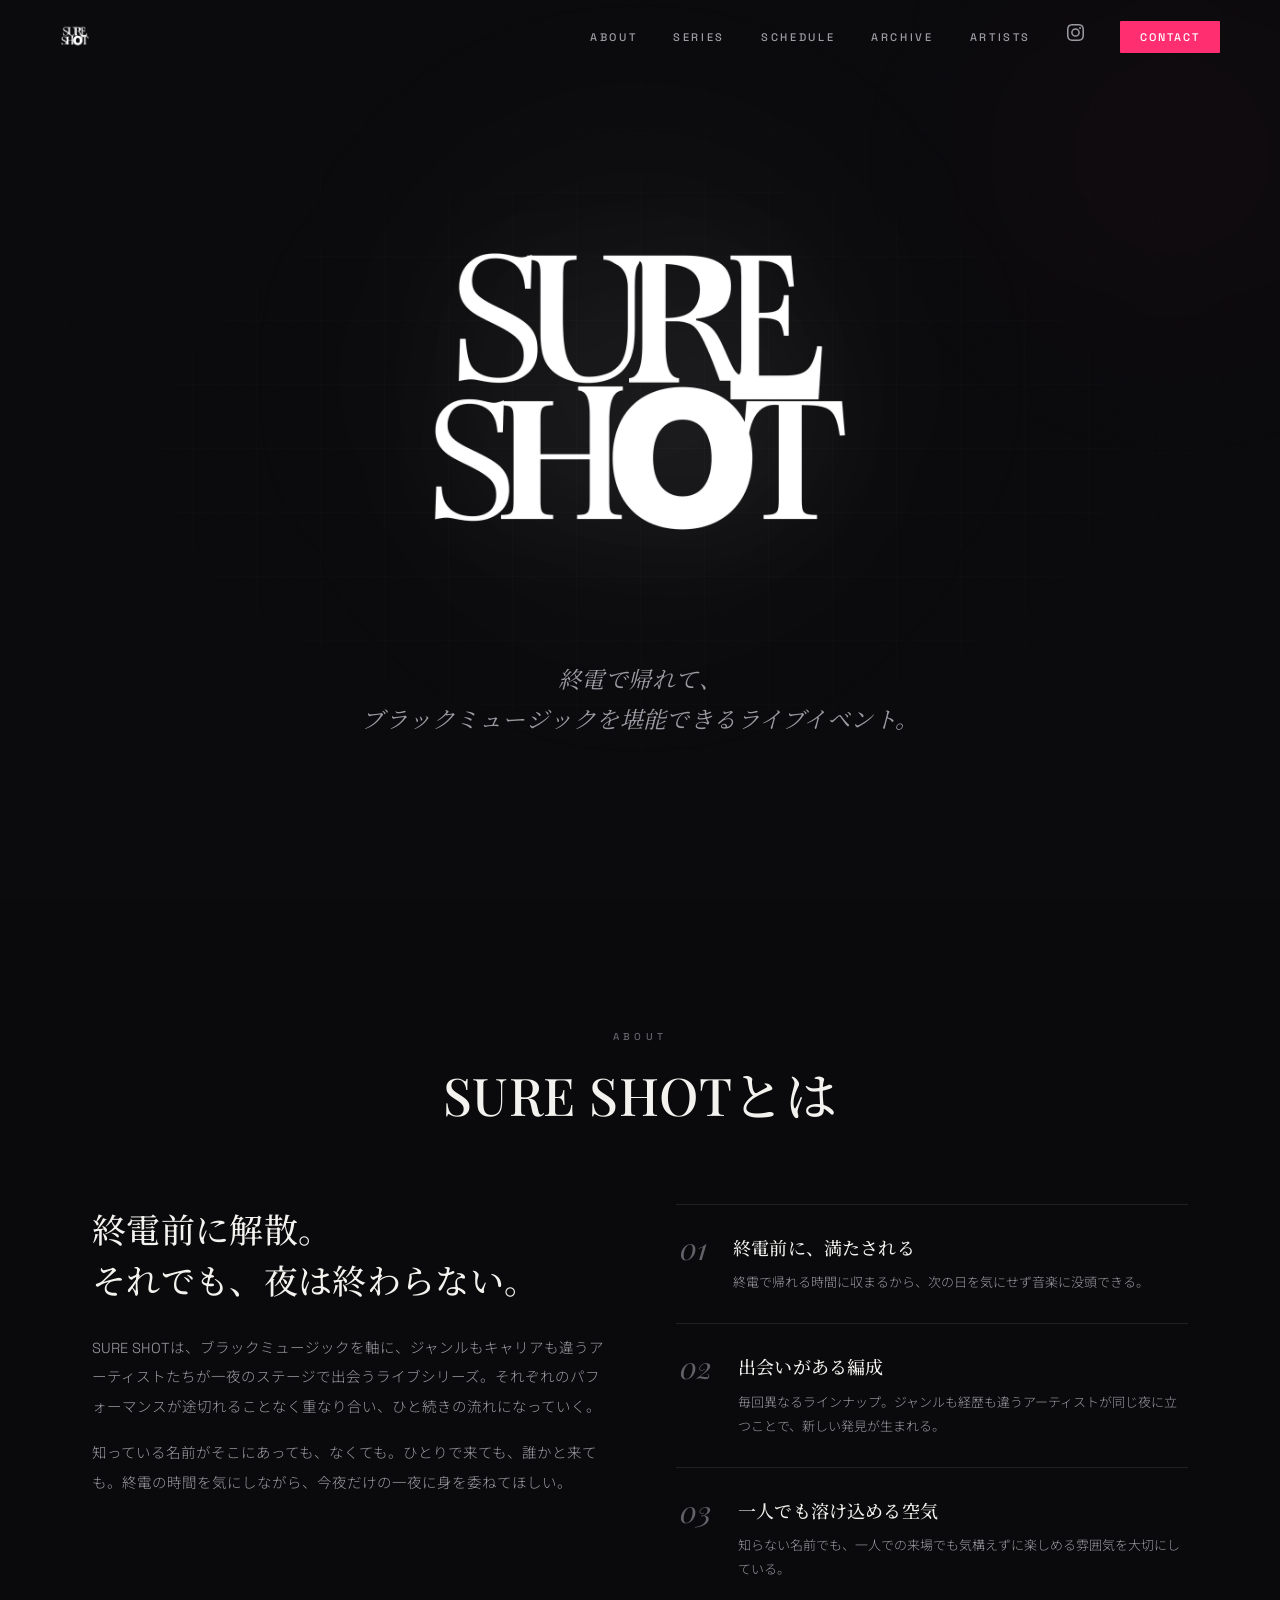
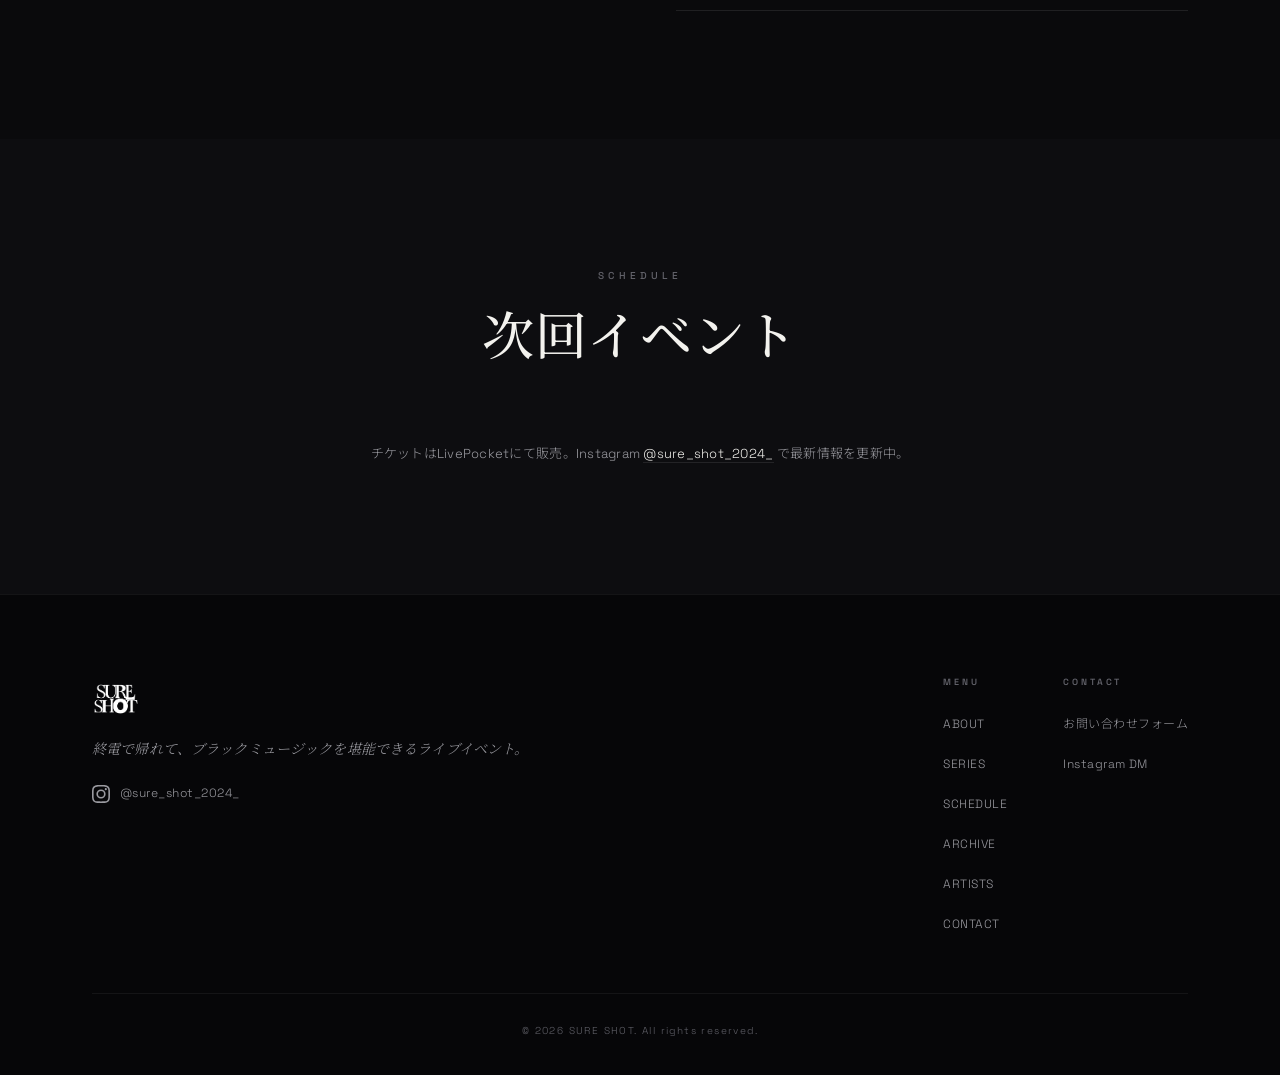
<file: index.html>
<!DOCTYPE html>
<html lang="ja">
<head>
  <meta charset="UTF-8">
  <meta name="viewport" content="width=device-width, initial-scale=1.0">
  <title>SURE SHOT | 渋谷FS. ブラックミュージックイベントシリーズ</title>
  <meta name="description" content="SURE SHOT — 終電で帰れて、ブラックミュージックを堪能できるライブイベント。渋谷FS.で開催されるイベントシリーズ。">
  <!-- OGP / Twitter Card -->
  <meta property="og:type" content="website">
  <meta property="og:site_name" content="SURE SHOT">
  <meta property="og:title" content="SURE SHOT | 渋谷FS. ブラックミュージックイベントシリーズ">
  <meta property="og:description" content="SURE SHOT — 終電で帰れて、ブラックミュージックを堪能できるライブイベント。渋谷FS.で開催されるイベントシリーズ。">
  <meta property="og:url" content="https://sure-shot.netlify.app/">
  <meta property="og:image" content="https://sure-shot.netlify.app/images/ogp.png">
  <meta property="og:locale" content="ja_JP">
  <meta name="twitter:card" content="summary_large_image">
  <meta name="twitter:title" content="SURE SHOT | 渋谷FS. ブラックミュージックイベントシリーズ">
  <meta name="twitter:description" content="SURE SHOT — 終電で帰れて、ブラックミュージックを堪能できるライブイベント。渋谷FS.で開催されるイベントシリーズ。">
  <meta name="twitter:image" content="https://sure-shot.netlify.app/images/ogp.png">
  <link rel="icon" type="image/png" href="images/logo.png">
  <link rel="apple-touch-icon" href="images/logo.png">
  <link rel="preconnect" href="https://fonts.googleapis.com">
  <link rel="preconnect" href="https://fonts.gstatic.com" crossorigin>
  <link href="https://fonts.googleapis.com/css2?family=Playfair+Display:ital,wght@0,400;0,500;0,600;0,700;1,400;1,500&family=Noto+Serif+JP:wght@400;500;600;700&family=Space+Grotesk:wght@300;400;500;600&family=Noto+Sans+JP:wght@300;400;500;700&display=swap" rel="stylesheet">
  <link rel="stylesheet" href="css/style.css">
</head>
<body data-page="home">

  <!-- フィルムグレイン(質感) -->
  <div class="grain" aria-hidden="true"></div>

  <!-- 共通ナビ (main.js が注入) -->
  <div data-nav></div>

  <!-- ===================== HERO ===================== -->
  <section class="hero" id="top">
    <div class="hero__bg" aria-hidden="true">
      <div class="hero__bg-orb hero__bg-orb--1"></div>
      <div class="hero__bg-orb hero__bg-orb--2"></div>
      <div class="hero__bg-orb hero__bg-orb--3"></div>
      <div class="hero__grid-lines"></div>
    </div>
    <div class="hero__content">
      <h1 class="hero__title">
        <img src="images/logo.png" alt="SURE SHOT" class="hero__logo-img">
      </h1>
      <p class="hero__tagline">終電で帰れて、<br>ブラックミュージックを堪能できるライブイベント。</p>
    </div>
  </section>

  <!-- ===================== ABOUT ===================== -->
  <section class="section" id="about">
    <div class="container">
      <div class="section__header fade-in">
        <p class="section__label">ABOUT</p>
        <h2 class="section__title">SURE SHOTとは</h2>
      </div>

      <div class="about__grid">
        <div class="about__main fade-in">
          <p class="about__lead">
            終電前に解散。<br>
            それでも、夜は終わらない。
          </p>
          <p class="about__body">
            SURE SHOTは、ブラックミュージックを軸に、ジャンルもキャリアも違うアーティストたちが一夜のステージで出会うライブシリーズ。それぞれのパフォーマンスが途切れることなく重なり合い、ひと続きの流れになっていく。
          </p>
          <p class="about__body">
            知っている名前がそこにあっても、なくても。ひとりで来ても、誰かと来ても。終電の時間を気にしながら、今夜だけの一夜に身を委ねてほしい。
          </p>
        </div>

        <div class="about__values">
          <div class="value-card fade-in">
            <div class="value-card__num" aria-hidden="true">01</div>
            <h3 class="value-card__title">終電前に、満たされる</h3>
            <p class="value-card__text">終電で帰れる時間に収まるから、次の日を気にせず音楽に没頭できる。</p>
          </div>
          <div class="value-card fade-in">
            <div class="value-card__num" aria-hidden="true">02</div>
            <h3 class="value-card__title">出会いがある編成</h3>
            <p class="value-card__text">毎回異なるラインナップ。ジャンルも経歴も違うアーティストが同じ夜に立つことで、新しい発見が生まれる。</p>
          </div>
          <div class="value-card fade-in">
            <div class="value-card__num" aria-hidden="true">03</div>
            <h3 class="value-card__title">一人でも溶け込める空気</h3>
            <p class="value-card__text">知らない名前でも、一人での来場でも気構えずに楽しめる雰囲気を大切にしている。</p>
          </div>
        </div>
      </div>
    </div>
  </section>

  <!-- ===================== SCHEDULE (次回イベント / ホームはここで完結) ===================== -->
  <section class="section section--dark" id="schedule">
    <div class="container">
      <div class="section__header fade-in">
        <p class="section__label">SCHEDULE</p>
        <h2 class="section__title">次回イベント</h2>
      </div>

      <!-- 次回イベント: data/events.json の next_event を表示 -->
      <div class="next-event fade-in" id="nextEvent"></div>

      <p class="schedule__note fade-in">
        チケットはLivePocketにて販売。Instagram
        <a href="https://www.instagram.com/sure_shot_2024_/" target="_blank" rel="noopener noreferrer">@sure_shot_2024_</a>
        で最新情報を更新中。
      </p>

    </div>
  </section>

  <!-- 共通フッター (main.js が注入) -->
  <div data-footer></div>

  <!-- イベントデータ (file:// でもサーバー無しで読み込める) -->
  <script src="data/events.js"></script>
  <script src="js/main.js"></script>
</body>
</html>
</file>
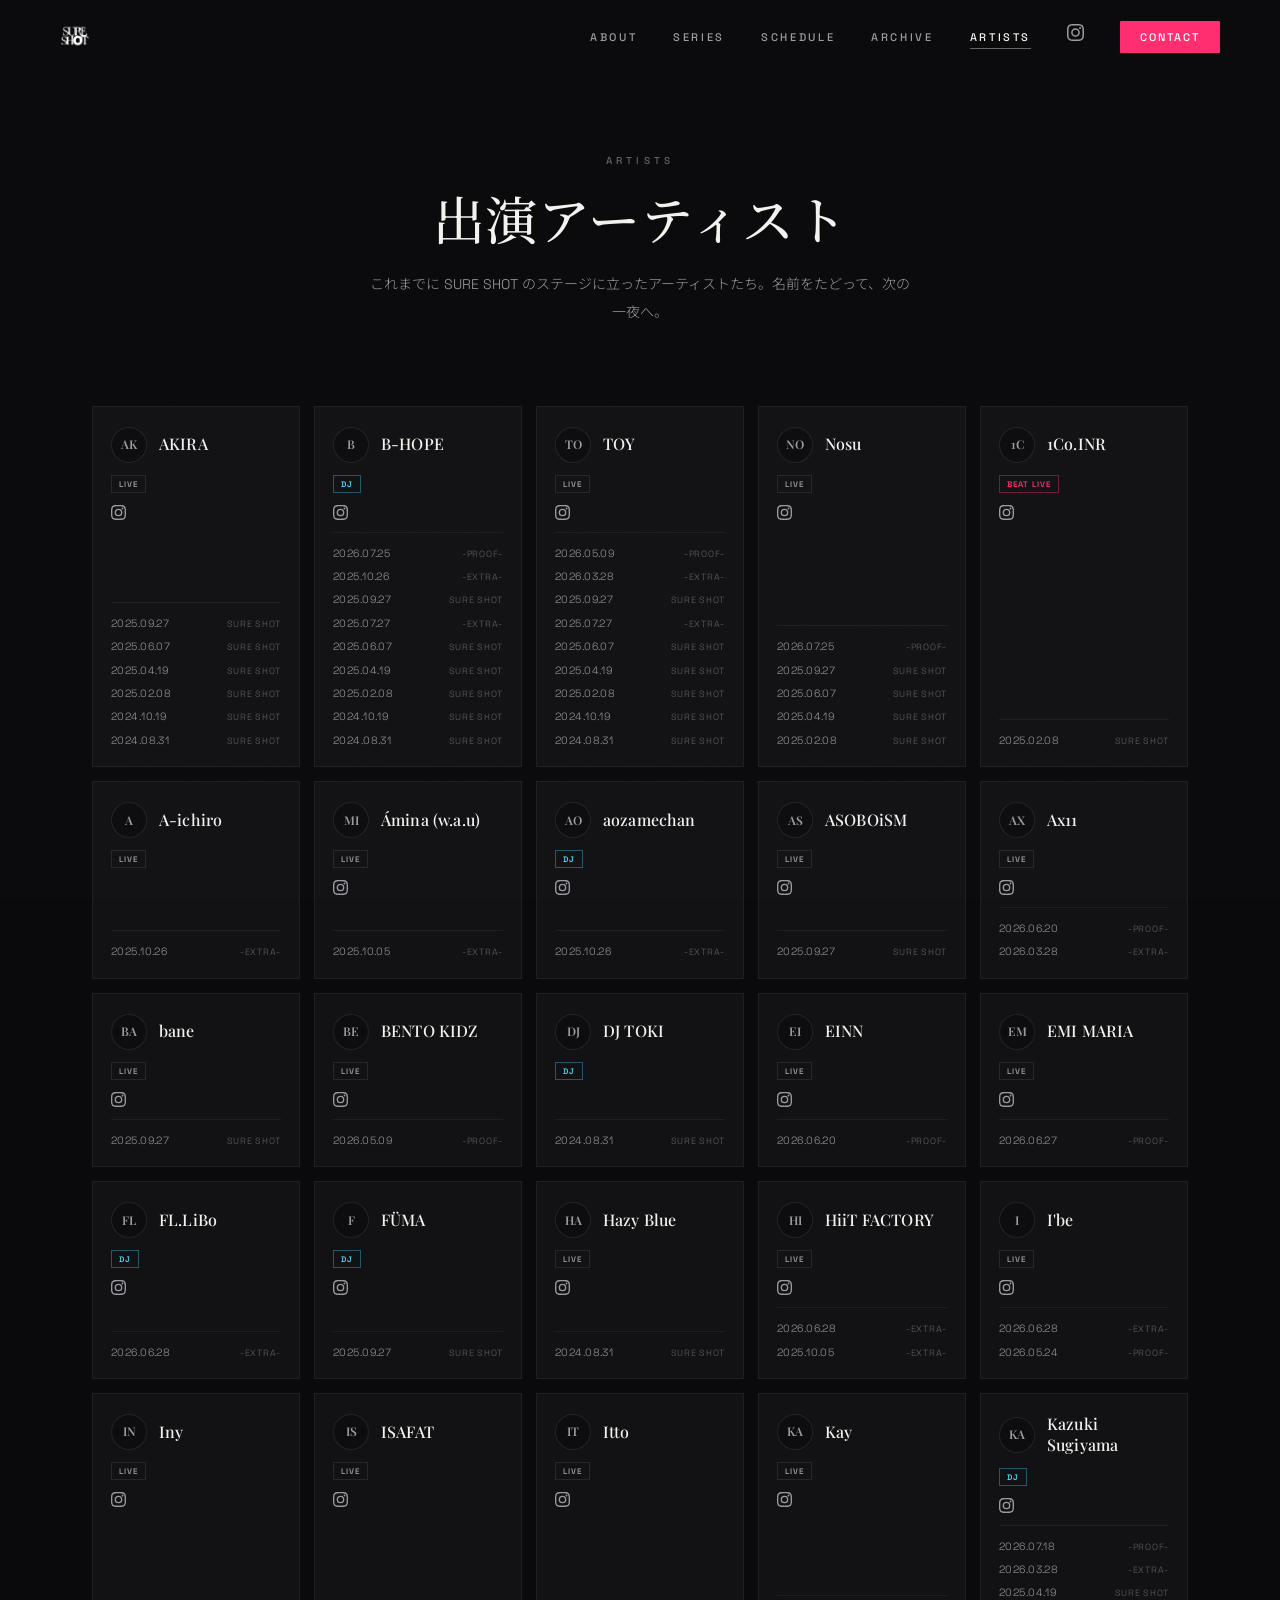
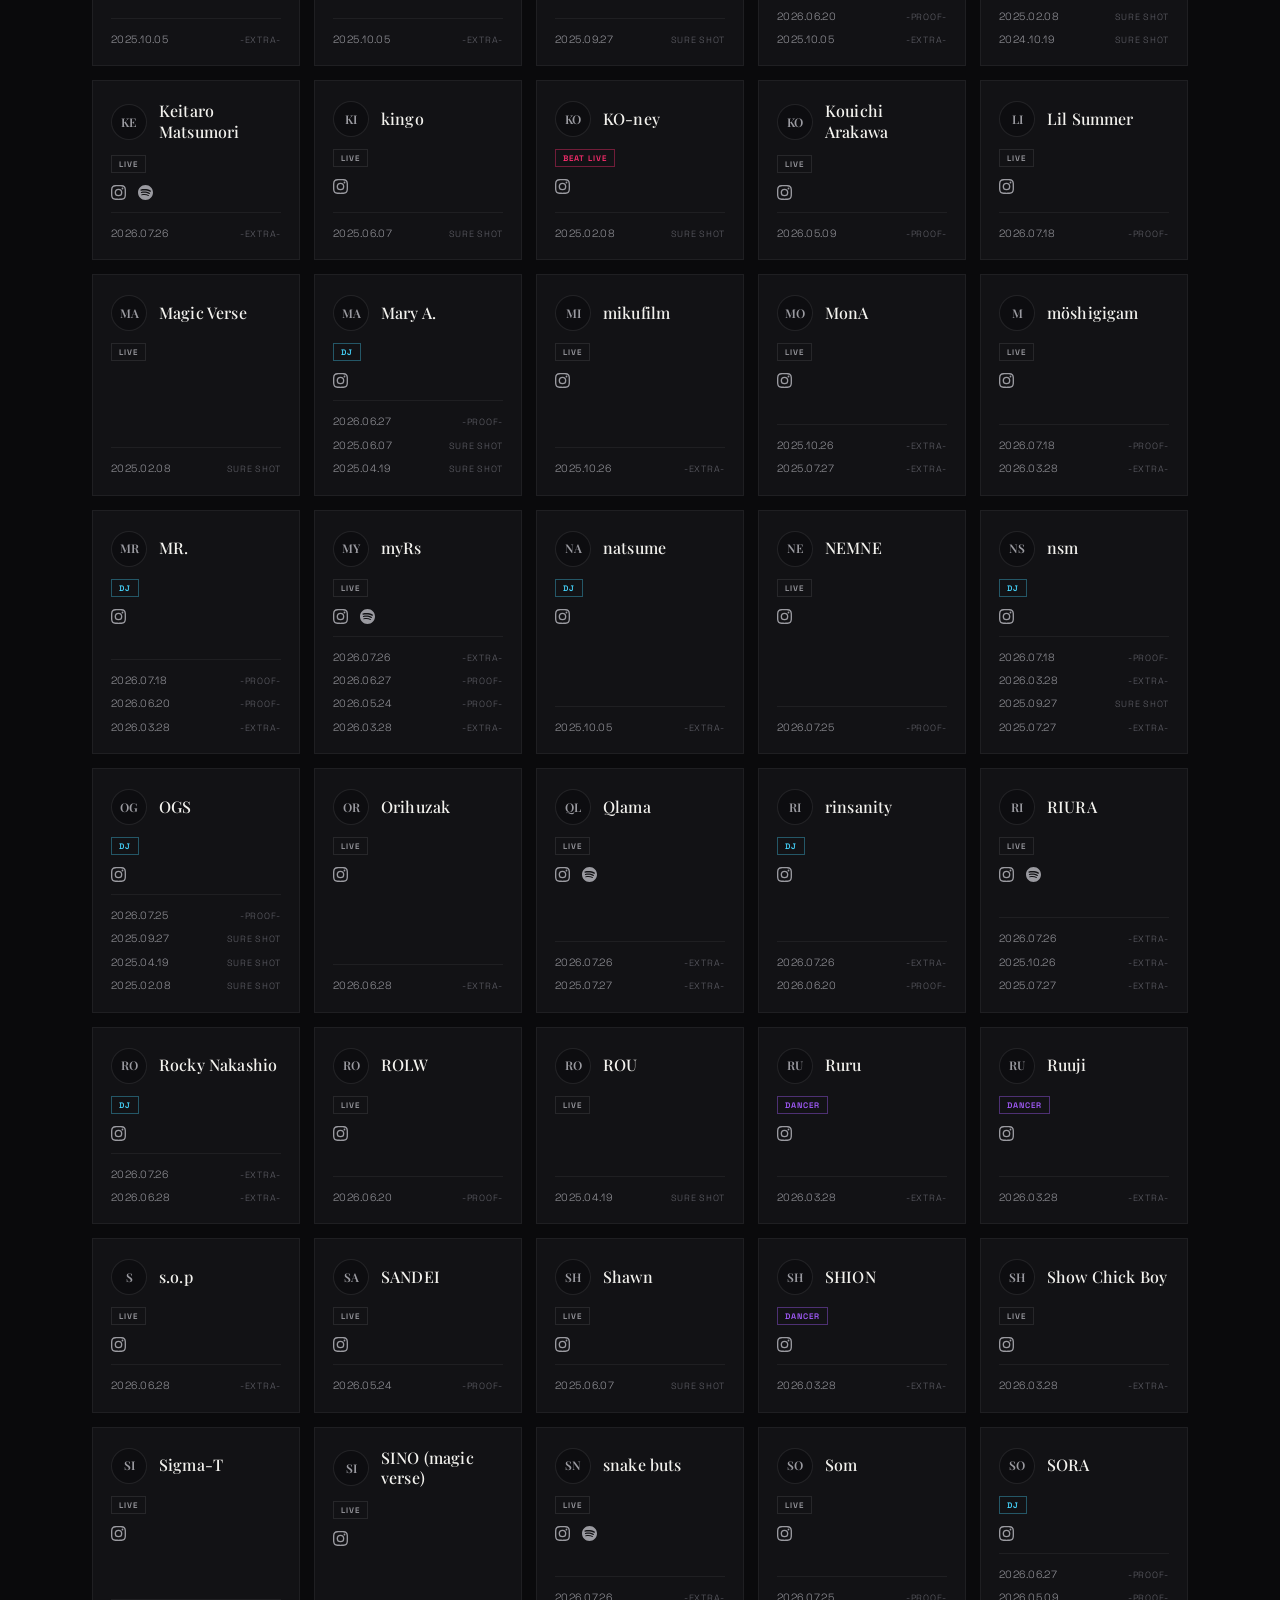
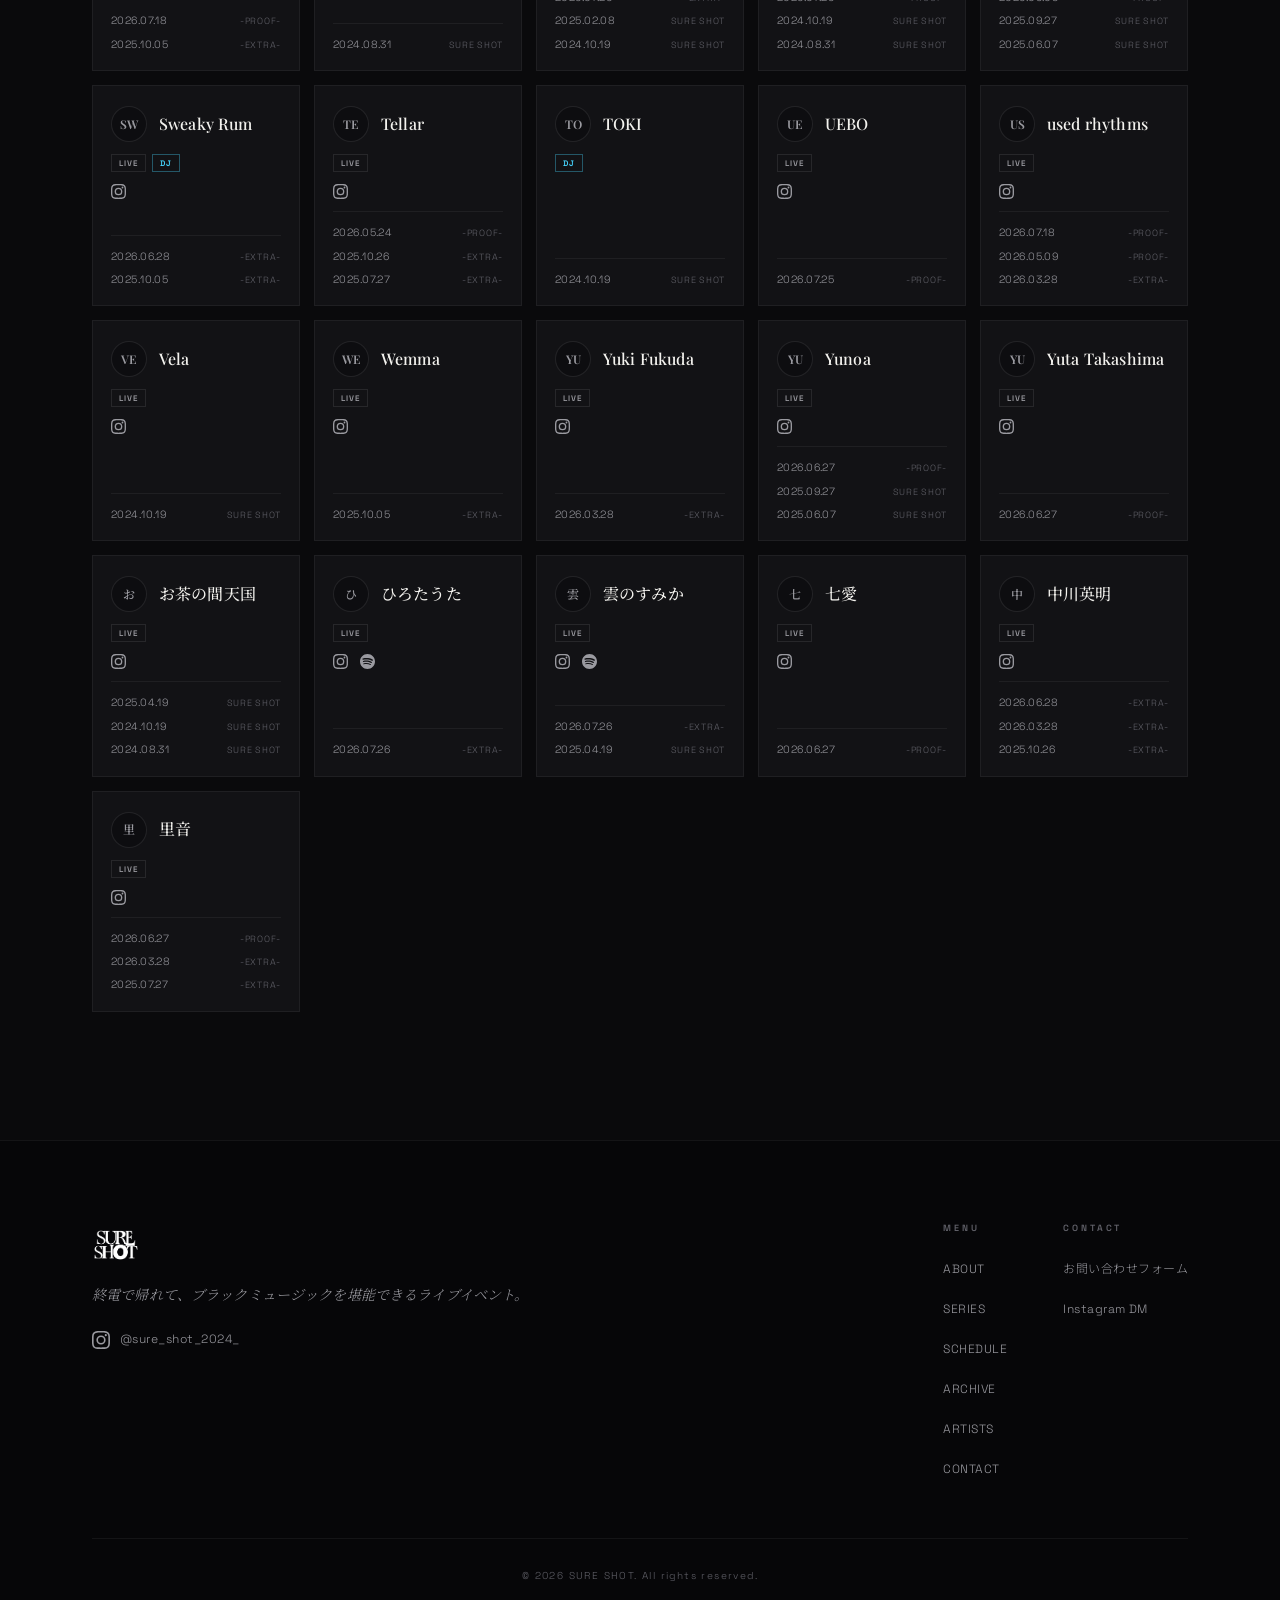
<file: artists.html>
<!DOCTYPE html>
<html lang="ja">
<head>
  <meta charset="UTF-8">
  <meta name="viewport" content="width=device-width, initial-scale=1.0">
  <title>ARTISTS | SURE SHOT</title>
  <meta name="description" content="SURE SHOT にこれまで出演したアーティスト一覧。">
  <!-- OGP / Twitter Card -->
  <meta property="og:type" content="website">
  <meta property="og:site_name" content="SURE SHOT">
  <meta property="og:title" content="ARTISTS | SURE SHOT">
  <meta property="og:description" content="SURE SHOT にこれまで出演したアーティスト一覧。">
  <meta property="og:url" content="https://sure-shot.netlify.app/artists.html">
  <meta property="og:image" content="https://sure-shot.netlify.app/images/ogp.png">
  <meta property="og:locale" content="ja_JP">
  <meta name="twitter:card" content="summary_large_image">
  <meta name="twitter:title" content="ARTISTS | SURE SHOT">
  <meta name="twitter:description" content="SURE SHOT にこれまで出演したアーティスト一覧。">
  <meta name="twitter:image" content="https://sure-shot.netlify.app/images/ogp.png">
  <link rel="icon" type="image/png" href="images/logo.png">
  <link rel="apple-touch-icon" href="images/logo.png">
  <link rel="preconnect" href="https://fonts.googleapis.com">
  <link rel="preconnect" href="https://fonts.gstatic.com" crossorigin>
  <link href="https://fonts.googleapis.com/css2?family=Playfair+Display:ital,wght@0,400;0,500;0,600;0,700;1,400;1,500&family=Noto+Serif+JP:wght@400;500;600;700&family=Space+Grotesk:wght@300;400;500;600&family=Noto+Sans+JP:wght@300;400;500;700&display=swap" rel="stylesheet">
  <link rel="stylesheet" href="css/style.css">
</head>
<body data-page="artists">

  <div class="grain" aria-hidden="true"></div>
  <div data-nav></div>

  <!-- ===================== ARTISTS ===================== -->
  <section class="section page-section" id="artists">
    <div class="container">
      <div class="section__header fade-in">
        <p class="section__label">ARTISTS</p>
        <h2 class="section__title">出演アーティスト</h2>
        <p class="section__desc">
          これまでに SURE SHOT のステージに立ったアーティストたち。名前をたどって、次の一夜へ。
        </p>
      </div>

      <!-- 全イベントの lineup から抽出・統合して表示（data/events.json） -->
      <div class="artist-grid" id="artistsGrid"></div>
    </div>
  </section>

  <div data-footer></div>

  <script src="data/events.js"></script>
  <script src="js/main.js"></script>
</body>
</html>
</file>
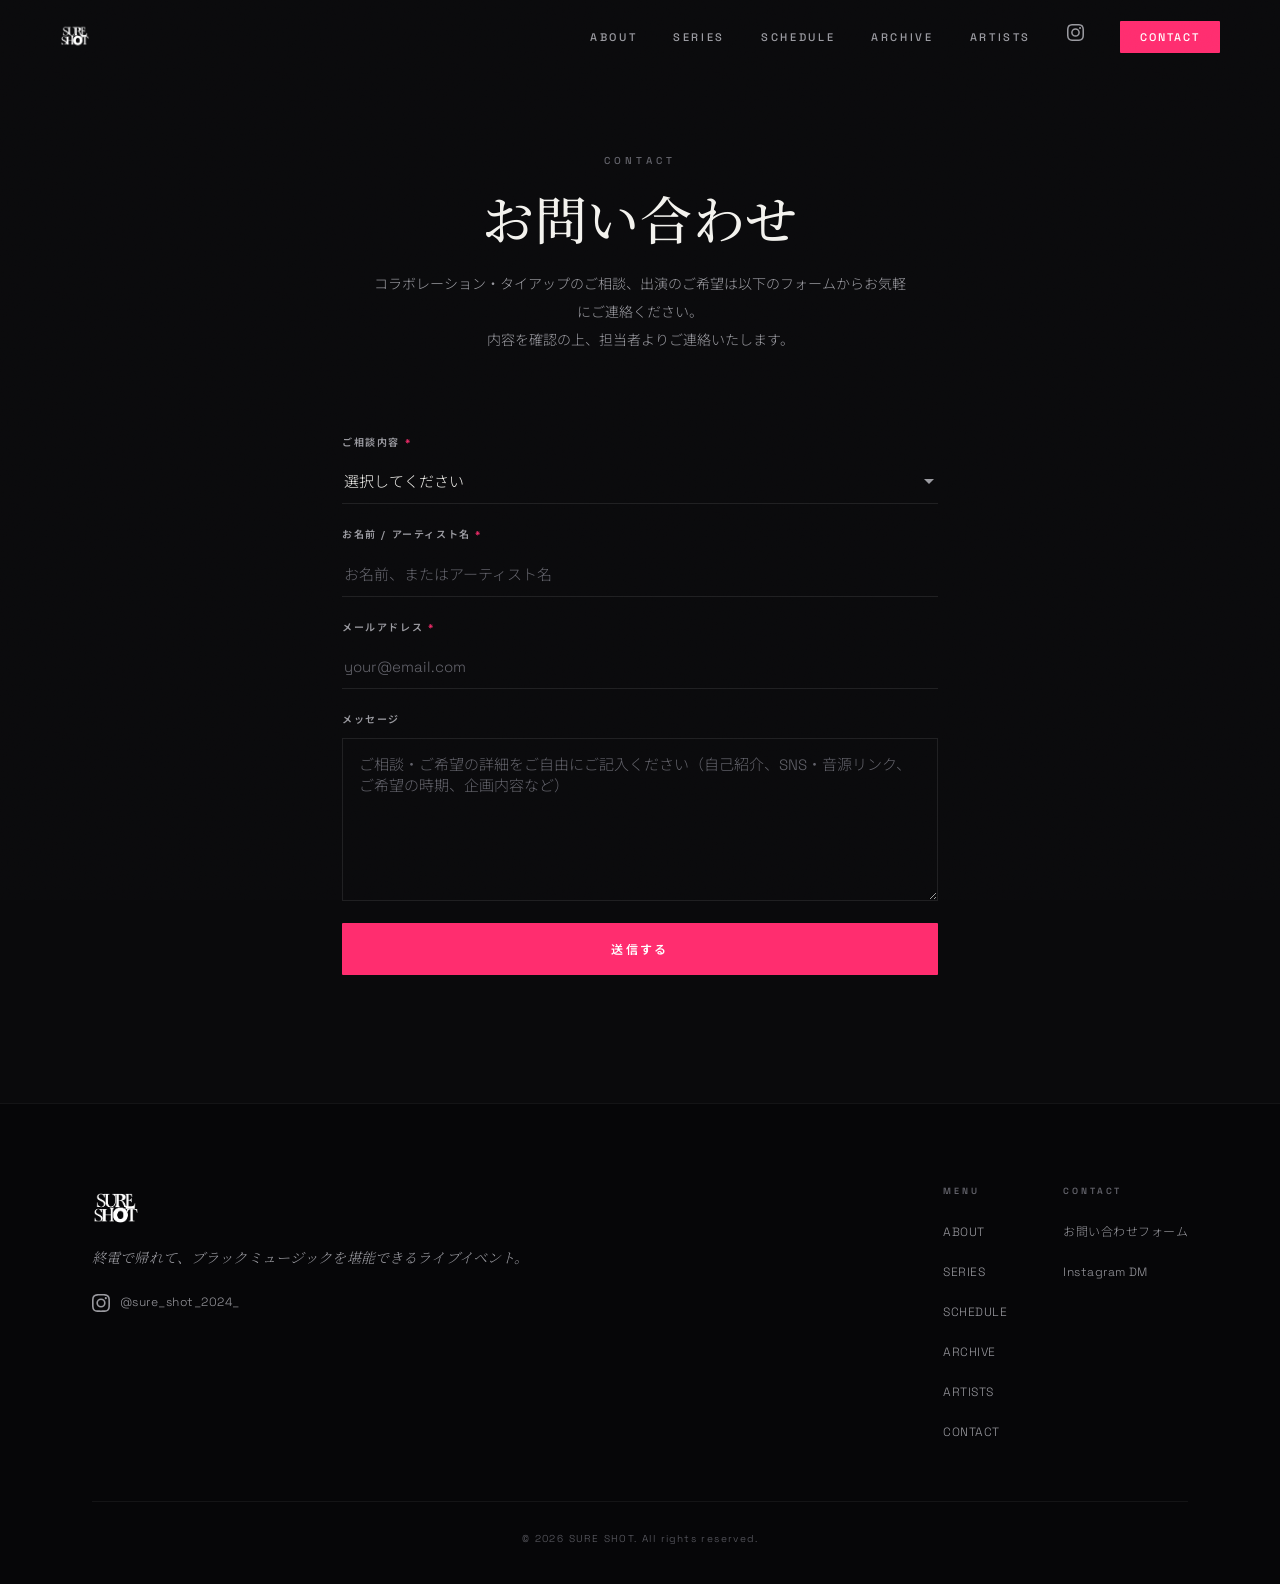
<file: contact.html>
<!DOCTYPE html>
<html lang="ja">
<head>
  <meta charset="UTF-8">
  <meta name="viewport" content="width=device-width, initial-scale=1.0">
  <title>CONTACT | SURE SHOT</title>
  <meta name="description" content="SURE SHOT へのお問い合わせ — コラボレーション・タイアップ・出演のご相談。">
  <!-- OGP / Twitter Card -->
  <meta property="og:type" content="website">
  <meta property="og:site_name" content="SURE SHOT">
  <meta property="og:title" content="CONTACT | SURE SHOT">
  <meta property="og:description" content="SURE SHOT へのお問い合わせ — コラボレーション・タイアップ・出演のご相談。">
  <meta property="og:url" content="https://sure-shot.netlify.app/contact.html">
  <meta property="og:image" content="https://sure-shot.netlify.app/images/ogp.png">
  <meta property="og:locale" content="ja_JP">
  <meta name="twitter:card" content="summary_large_image">
  <meta name="twitter:title" content="CONTACT | SURE SHOT">
  <meta name="twitter:description" content="SURE SHOT へのお問い合わせ — コラボレーション・タイアップ・出演のご相談。">
  <meta name="twitter:image" content="https://sure-shot.netlify.app/images/ogp.png">
  <link rel="icon" type="image/png" href="images/logo.png">
  <link rel="apple-touch-icon" href="images/logo.png">
  <link rel="preconnect" href="https://fonts.googleapis.com">
  <link rel="preconnect" href="https://fonts.gstatic.com" crossorigin>
  <link href="https://fonts.googleapis.com/css2?family=Playfair+Display:ital,wght@0,400;0,500;0,600;0,700;1,400;1,500&family=Noto+Serif+JP:wght@400;500;600;700&family=Space+Grotesk:wght@300;400;500;600&family=Noto+Sans+JP:wght@300;400;500;700&display=swap" rel="stylesheet">
  <link rel="stylesheet" href="css/style.css">
</head>
<body data-page="contact">

  <div class="grain" aria-hidden="true"></div>
  <div data-nav></div>

  <!-- ===================== CONTACT ===================== -->
  <section class="section page-section" id="contact">
    <div class="container container--narrow">
      <div class="section__header fade-in">
        <p class="section__label">CONTACT</p>
        <h2 class="section__title">お問い合わせ</h2>
        <p class="section__desc">
          コラボレーション・タイアップのご相談、出演のご希望は以下のフォームからお気軽にご連絡ください。<br>
          内容を確認の上、担当者よりご連絡いたします。
        </p>
      </div>

      <form class="apply-form fade-in" id="contactForm"
            name="contact" method="post"
            data-netlify="true" netlify-honeypot="bot-field"
            novalidate>
        <input type="hidden" name="form-name" value="contact">
        <p class="form-honeypot" aria-hidden="true">
          <label>Don't fill this out: <input name="bot-field" tabindex="-1" autocomplete="off"></label>
        </p>
        <div class="form-group">
          <label class="form-label" for="inquiryType">ご相談内容 <span class="required" aria-label="必須">*</span></label>
          <select class="form-input form-select" id="inquiryType" name="inquiryType" required>
            <option value="">選択してください</option>
            <option value="collab">コラボレーションのご相談</option>
            <option value="tieup">タイアップのご相談</option>
            <option value="apply">出演希望</option>
          </select>
        </div>

        <div class="form-group">
          <label class="form-label" for="name">お名前 / アーティスト名 <span class="required" aria-label="必須">*</span></label>
          <input class="form-input" type="text" id="name" name="name" placeholder="お名前、またはアーティスト名" required autocomplete="name">
        </div>

        <div class="form-group">
          <label class="form-label" for="email">メールアドレス <span class="required" aria-label="必須">*</span></label>
          <input class="form-input" type="email" id="email" name="email" placeholder="your@email.com" required autocomplete="email">
        </div>

        <div class="form-group">
          <label class="form-label" for="message">メッセージ</label>
          <textarea class="form-input form-textarea" id="message" name="message" placeholder="ご相談・ご希望の詳細をご自由にご記入ください（自己紹介、SNS・音源リンク、ご希望の時期、企画内容など）" rows="7"></textarea>
        </div>

        <p class="form-note form-note--error" id="formNote" aria-live="polite" hidden></p>
        <button type="submit" class="btn btn--primary btn--full btn--large" id="formSubmit">
          送信する
        </button>
      </form>

      <div class="form-success" id="formSuccess" hidden>
        <div class="form-success__icon" aria-hidden="true">✓</div>
        <p class="form-success__title">送信が完了しました</p>
        <p class="form-success__body">内容を確認の上、担当者よりご連絡いたします。</p>
      </div>
    </div>
  </section>

  <div data-footer></div>

  <script src="data/events.js"></script>
  <script src="js/main.js"></script>
</body>
</html>
</file>
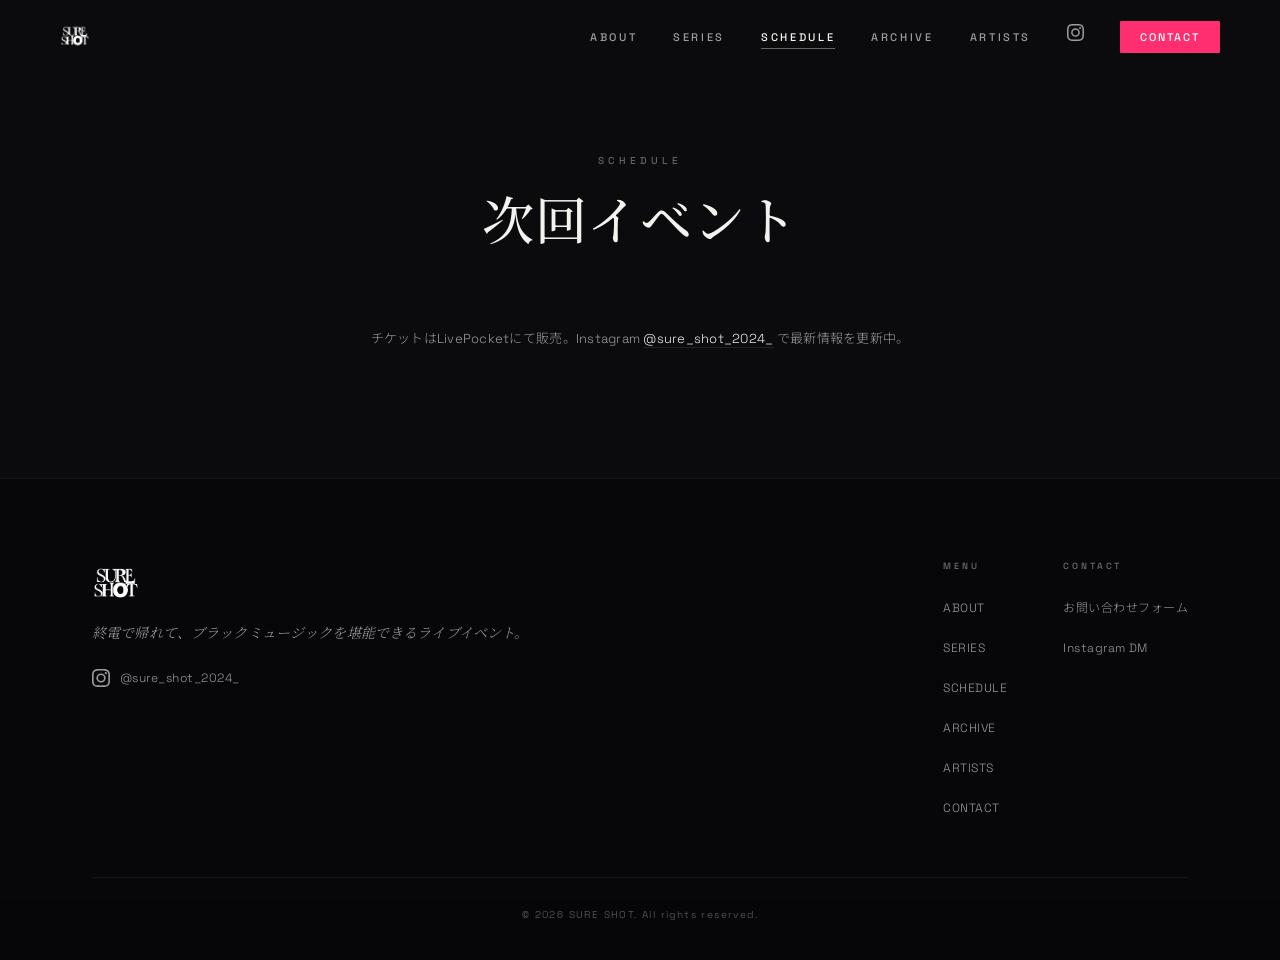
<file: schedule.html>
<!DOCTYPE html>
<html lang="ja">
<head>
  <meta charset="UTF-8">
  <meta name="viewport" content="width=device-width, initial-scale=1.0">
  <title>SCHEDULE | SURE SHOT</title>
  <meta name="description" content="SURE SHOT の次回イベント・今後の予定。渋谷FS. にて開催。チケットは LivePocket。">
  <!-- OGP / Twitter Card -->
  <meta property="og:type" content="website">
  <meta property="og:site_name" content="SURE SHOT">
  <meta property="og:title" content="SCHEDULE | SURE SHOT">
  <meta property="og:description" content="SURE SHOT の次回イベント・今後の予定。渋谷FS. にて開催。チケットは LivePocket。">
  <meta property="og:url" content="https://sure-shot.netlify.app/schedule.html">
  <meta property="og:image" content="https://sure-shot.netlify.app/images/ogp.png">
  <meta property="og:locale" content="ja_JP">
  <meta name="twitter:card" content="summary_large_image">
  <meta name="twitter:title" content="SCHEDULE | SURE SHOT">
  <meta name="twitter:description" content="SURE SHOT の次回イベント・今後の予定。渋谷FS. にて開催。チケットは LivePocket。">
  <meta name="twitter:image" content="https://sure-shot.netlify.app/images/ogp.png">
  <link rel="icon" type="image/png" href="images/logo.png">
  <link rel="apple-touch-icon" href="images/logo.png">
  <link rel="preconnect" href="https://fonts.googleapis.com">
  <link rel="preconnect" href="https://fonts.gstatic.com" crossorigin>
  <link href="https://fonts.googleapis.com/css2?family=Playfair+Display:ital,wght@0,400;0,500;0,600;0,700;1,400;1,500&family=Noto+Serif+JP:wght@400;500;600;700&family=Space+Grotesk:wght@300;400;500;600&family=Noto+Sans+JP:wght@300;400;500;700&display=swap" rel="stylesheet">
  <link rel="stylesheet" href="css/style.css">
</head>
<body data-page="schedule">

  <div class="grain" aria-hidden="true"></div>
  <div data-nav></div>

  <!-- ===================== SCHEDULE (次回イベント) ===================== -->
  <section class="section page-section" id="schedule">
    <div class="container">
      <div class="section__header fade-in">
        <p class="section__label">SCHEDULE</p>
        <h2 class="section__title">次回イベント</h2>
      </div>

      <div class="next-event fade-in" id="nextEvent"></div>

      <p class="schedule__note fade-in">
        チケットはLivePocketにて販売。Instagram
        <a href="https://www.instagram.com/sure_shot_2024_/" target="_blank" rel="noopener noreferrer">@sure_shot_2024_</a>
        で最新情報を更新中。
      </p>
    </div>
  </section>

  <!-- ===================== UPCOMING (今後の予定) ===================== -->
  <section class="section section--dark" id="upcoming">
    <div class="container">
      <div class="section__header fade-in">
        <p class="section__label">UPCOMING</p>
        <h2 class="section__title">今後の予定</h2>
      </div>

      <div class="events-grid" id="upcomingEvents"></div>
    </div>
  </section>

  <div data-footer></div>

  <script src="data/events.js"></script>
  <script src="js/main.js"></script>
</body>
</html>
</file>
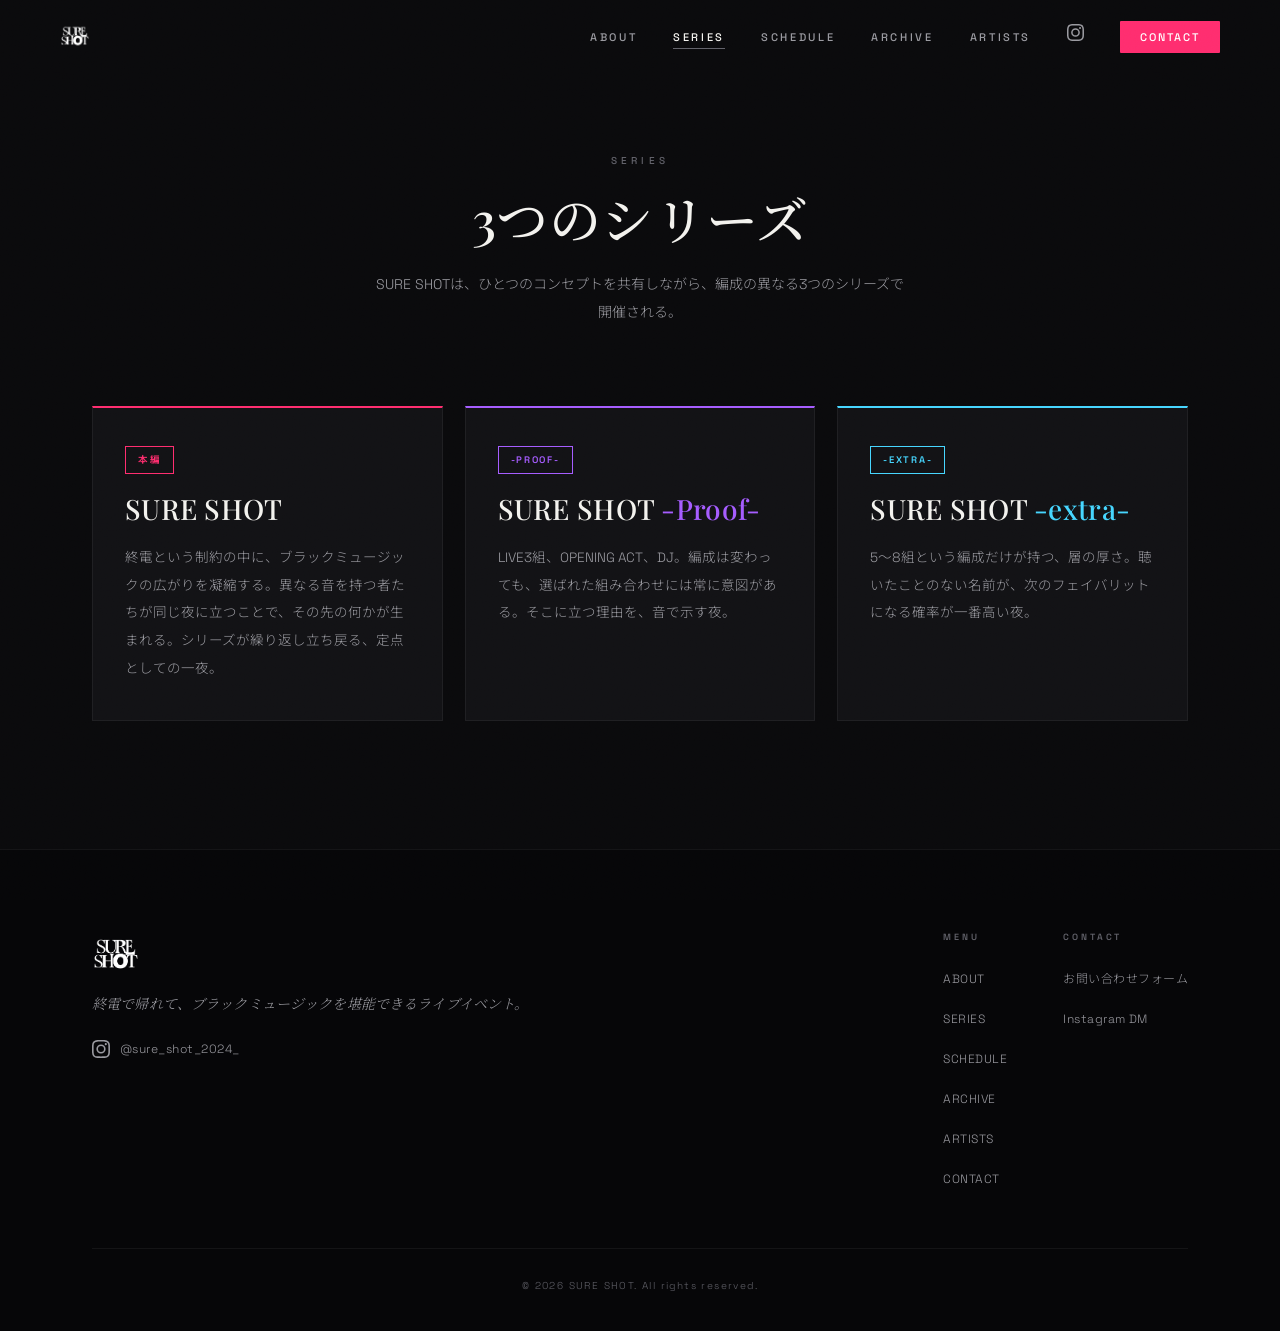
<file: series.html>
<!DOCTYPE html>
<html lang="ja">
<head>
  <meta charset="UTF-8">
  <meta name="viewport" content="width=device-width, initial-scale=1.0">
  <title>SERIES | SURE SHOT</title>
  <meta name="description" content="SURE SHOT の3つのシリーズ — SURE SHOT(本編) / -Proof- / -extra-。">
  <!-- OGP / Twitter Card -->
  <meta property="og:type" content="website">
  <meta property="og:site_name" content="SURE SHOT">
  <meta property="og:title" content="SERIES | SURE SHOT">
  <meta property="og:description" content="SURE SHOT の3つのシリーズ — SURE SHOT(本編) / -Proof- / -extra-。">
  <meta property="og:url" content="https://sure-shot.netlify.app/series.html">
  <meta property="og:image" content="https://sure-shot.netlify.app/images/ogp.png">
  <meta property="og:locale" content="ja_JP">
  <meta name="twitter:card" content="summary_large_image">
  <meta name="twitter:title" content="SERIES | SURE SHOT">
  <meta name="twitter:description" content="SURE SHOT の3つのシリーズ — SURE SHOT(本編) / -Proof- / -extra-。">
  <meta name="twitter:image" content="https://sure-shot.netlify.app/images/ogp.png">
  <link rel="icon" type="image/png" href="images/logo.png">
  <link rel="apple-touch-icon" href="images/logo.png">
  <link rel="preconnect" href="https://fonts.googleapis.com">
  <link rel="preconnect" href="https://fonts.gstatic.com" crossorigin>
  <link href="https://fonts.googleapis.com/css2?family=Playfair+Display:ital,wght@0,400;0,500;0,600;0,700;1,400;1,500&family=Noto+Serif+JP:wght@400;500;600;700&family=Space+Grotesk:wght@300;400;500;600&family=Noto+Sans+JP:wght@300;400;500;700&display=swap" rel="stylesheet">
  <link rel="stylesheet" href="css/style.css">
</head>
<body data-page="series">

  <div class="grain" aria-hidden="true"></div>
  <div data-nav></div>

  <!-- ===================== SERIES ===================== -->
  <section class="section page-section" id="series">
    <div class="container">
      <div class="section__header fade-in">
        <p class="section__label">SERIES</p>
        <h2 class="section__title">3つのシリーズ</h2>
        <p class="section__desc">
          SURE SHOTは、ひとつのコンセプトを共有しながら、編成の異なる3つのシリーズで開催される。
        </p>
      </div>

      <div class="series-grid">
        <article class="series-card series-card--main fade-in">
          <span class="series-card__badge">本編</span>
          <h3 class="series-card__name">SURE SHOT</h3>
          <p class="series-card__desc">
            終電という制約の中に、ブラックミュージックの広がりを凝縮する。異なる音を持つ者たちが同じ夜に立つことで、その先の何かが生まれる。シリーズが繰り返し立ち戻る、定点としての一夜。
          </p>
        </article>

        <article class="series-card series-card--proof fade-in">
          <span class="series-card__badge">-Proof-</span>
          <h3 class="series-card__name">SURE SHOT <span class="series-card__suffix">-Proof-</span></h3>
          <p class="series-card__desc">
            LIVE3組、OPENING ACT、DJ。編成は変わっても、選ばれた組み合わせには常に意図がある。そこに立つ理由を、音で示す夜。
          </p>
        </article>

        <article class="series-card series-card--extra fade-in">
          <span class="series-card__badge">-extra-</span>
          <h3 class="series-card__name">SURE SHOT <span class="series-card__suffix">-extra-</span></h3>
          <p class="series-card__desc">
            5〜8組という編成だけが持つ、層の厚さ。聴いたことのない名前が、次のフェイバリットになる確率が一番高い夜。
          </p>
        </article>
      </div>
    </div>
  </section>

  <div data-footer></div>

  <script src="data/events.js"></script>
  <script src="js/main.js"></script>
</body>
</html>
</file>
<file: css/style.css>
/* =====================================================
   SURE SHOT — style.css
   Editorial redesign: serif headlines × sans body,
   restrained neon, generous space, film grain.
   ===================================================== */

:root {
  /* near-monochrome base */
  --bg:        #0a0a0c;
  --bg-2:      #0d0d10;
  --bg-card:   #121215;
  --ink:       #f3f2ee;   /* warm off-white */
  --ink-sub:   #9a9aa0;   /* neutral grey */
  --ink-faint: #62626a;
  --line:      rgba(255, 255, 255, 0.09);
  --line-soft: rgba(255, 255, 255, 0.055);

  /* neon — reserved for CTA / hover / series badges only */
  --pink:      #ff2d6f;
  --cyan:      #46d6ff;
  --purple:    #a55cff;

  --glow-pink: 0 0 22px rgba(255, 45, 111, 0.45), 0 0 60px rgba(255, 45, 111, 0.18);

  --font-serif: 'Playfair Display', 'Noto Serif JP', serif;
  --font-sans:  'Space Grotesk', 'Noto Sans JP', sans-serif;

  --ease:  cubic-bezier(0.22, 0.61, 0.36, 1);
  --ease2: cubic-bezier(0.16, 1, 0.3, 1);
  --t:     0.35s var(--ease);
}

/* ---- Reset ---- */

*, *::before, *::after { box-sizing: border-box; margin: 0; padding: 0; }

html {
  scroll-behavior: smooth;
  scroll-padding-top: 72px;
}

body {
  background: var(--bg);
  color: var(--ink);
  font-family: var(--font-sans);
  font-weight: 300;
  line-height: 1.75;
  overflow-x: hidden;
  -webkit-font-smoothing: antialiased;
  text-rendering: optimizeLegibility;
}

a { color: inherit; text-decoration: none; transition: var(--t); }
img { display: block; max-width: 100%; }
ul, ol { list-style: none; }
button { cursor: pointer; font-family: inherit; }
::selection { background: var(--pink); color: #fff; }

/* ---- Film grain ---- */

.grain {
  position: fixed;
  inset: 0;
  z-index: 9000;
  pointer-events: none;
  opacity: 0.05;
  mix-blend-mode: overlay;
  background-image: url("data:image/svg+xml,%3Csvg xmlns='http://www.w3.org/2000/svg' width='220' height='220'%3E%3Cfilter id='n'%3E%3CfeTurbulence type='fractalNoise' baseFrequency='0.82' numOctaves='2' stitchTiles='stitch'/%3E%3C/filter%3E%3Crect width='100%25' height='100%25' filter='url(%23n)'/%3E%3C/svg%3E");
}

/* ---- Layout ---- */

.container {
  max-width: 1160px;
  margin: 0 auto;
  padding: 0 32px;
}
.container--narrow { max-width: 660px; }

.section { padding: 128px 0; }
.section--dark { background: var(--bg-2); }
/* ヒーローの無い下層ページの先頭セクションは固定ナビ分の余白を足す */
.page-section { padding-top: 152px; }

.section__header {
  text-align: center;
  margin-bottom: 80px;
}

.section__label {
  font-family: var(--font-sans);
  font-size: 10px;
  font-weight: 500;
  letter-spacing: 0.42em;
  text-transform: uppercase;
  color: var(--ink-faint);
  display: block;
  margin-bottom: 20px;
}

.section__title {
  font-family: var(--font-serif);
  font-weight: 500;
  font-size: clamp(30px, 4.4vw, 52px);
  line-height: 1.12;
  letter-spacing: 0.01em;
}

.section__desc {
  margin: 22px auto 0;
  max-width: 540px;
  color: var(--ink-sub);
  font-size: 14px;
  line-height: 2;
}

/* ---- Buttons ---- */

.btn {
  display: inline-flex;
  align-items: center;
  justify-content: center;
  padding: 14px 34px;
  font-family: var(--font-sans);
  font-size: 11px;
  font-weight: 600;
  letter-spacing: 0.2em;
  text-transform: uppercase;
  border: none;
  border-radius: 1px;
  transition: var(--t);
  white-space: nowrap;
}

/* primary = the one place neon is always on */
.btn--primary {
  background: var(--pink);
  color: #fff;
}
.btn--primary:hover {
  box-shadow: var(--glow-pink);
  transform: translateY(-2px);
}

.btn--ghost {
  background: transparent;
  color: var(--ink);
  border: 1px solid var(--line);
}
.btn--ghost:hover {
  border-color: var(--ink);
  transform: translateY(-2px);
}

.btn--full { display: flex; width: 100%; }
.btn--large { padding: 17px 32px; font-size: 12px; }

/* ---- Nav ---- */

.nav {
  position: fixed;
  inset: 0 0 auto;
  z-index: 200;
  height: 72px;
  padding: 0 32px;
  display: flex;
  align-items: center;
  transition: background var(--t), border-color var(--t), height var(--t);
}
.nav.scrolled {
  background: rgba(10, 10, 12, 0.82);
  backdrop-filter: blur(18px) saturate(140%);
  -webkit-backdrop-filter: blur(18px) saturate(140%);
  border-bottom: 1px solid var(--line-soft);
  height: 62px;
}

.nav__inner {
  max-width: 1160px;
  margin: 0 auto;
  width: 100%;
  display: flex;
  align-items: center;
  justify-content: space-between;
  gap: 24px;
}

.nav__logo { display: inline-flex; align-items: center; flex-shrink: 0; }
.nav__logo-img {
  display: block;
  height: 30px;
  width: auto;
  transition: opacity var(--t);
}
.nav__logo:hover .nav__logo-img { opacity: 0.7; }

.nav__list {
  display: flex;
  align-items: center;
  gap: 36px;
}
.nav__list a {
  font-size: 11px;
  font-weight: 500;
  letter-spacing: 0.24em;
  text-transform: uppercase;
  color: var(--ink-sub);
  position: relative;
}
.nav__list a::after {
  content: '';
  position: absolute;
  bottom: -5px;
  left: 0;
  width: 0;
  height: 1px;
  background: var(--pink);
  transition: width 0.4s var(--ease2);
}
.nav__list a:hover { color: var(--ink); }
.nav__list a:hover::after { width: 100%; }
.nav__list a.is-current { color: var(--ink); }
.nav__list a.is-current::after { width: 100%; background: var(--ink-faint); }

.nav__ig {
  display: inline-flex;
  align-items: center;
  color: var(--ink-sub);
}
.nav__ig svg { display: block; }
.nav__ig::after { display: none !important; }
.nav__ig:hover { color: var(--pink); }

.nav__cta {
  background: var(--pink);
  color: #fff !important;
  padding: 9px 20px;
  letter-spacing: 0.18em !important;
  border-radius: 1px;
}
.nav__cta::after { display: none !important; }
.nav__cta:hover { box-shadow: var(--glow-pink); }

.nav__toggle {
  display: none;
  flex-direction: column;
  gap: 5px;
  background: none;
  border: none;
  padding: 6px;
}
.nav__toggle span {
  display: block;
  width: 22px;
  height: 1.5px;
  background: var(--ink);
  transition: var(--t);
  transform-origin: center;
}
.nav__toggle.open span:nth-child(1) { transform: rotate(45deg) translate(5px, 5px); }
.nav__toggle.open span:nth-child(2) { opacity: 0; transform: scaleX(0); }
.nav__toggle.open span:nth-child(3) { transform: rotate(-45deg) translate(5px, -5px); }

/* ---- Hero (空白と沈黙) ---- */

.hero {
  position: relative;
  min-height: 100dvh;
  display: flex;
  align-items: center;
  justify-content: center;
  overflow: hidden;
}

.hero__bg { position: absolute; inset: 0; background: var(--bg); }

/* near-monochrome ambient glow — very faint, no color clubbing */
.hero__bg-orb {
  position: absolute;
  border-radius: 50%;
  filter: blur(110px);
  pointer-events: none;
}
.hero__bg-orb--1 {
  width: 620px; height: 620px;
  left: 50%; top: 42%;
  transform: translate(-50%, -50%);
  background: radial-gradient(circle, rgba(255, 255, 255, 0.05) 0%, transparent 70%);
}
.hero__bg-orb--2 {
  width: 420px; height: 420px;
  right: -8%; top: -6%;
  background: radial-gradient(circle, rgba(255, 45, 111, 0.06) 0%, transparent 70%);
}
.hero__bg-orb--3 { display: none; }

.hero__grid-lines {
  position: absolute;
  inset: 0;
  background-image:
    linear-gradient(rgba(255, 255, 255, 0.018) 1px, transparent 1px),
    linear-gradient(90deg, rgba(255, 255, 255, 0.018) 1px, transparent 1px);
  background-size: 64px 64px;
  mask-image: radial-gradient(ellipse 75% 60% at 50% 50%, black, transparent);
}

.hero__content {
  position: relative;
  text-align: center;
  padding: 0 24px;
  max-width: 820px;
  width: 100%;
}

.hero__label {
  font-size: 10px;
  font-weight: 500;
  letter-spacing: 0.5em;
  text-transform: uppercase;
  color: var(--ink-faint);
  margin-bottom: 40px;
  display: block;
}

.hero__title { margin-bottom: 38px; }
.hero__logo-img {
  display: block;
  width: clamp(260px, 52vw, 460px);
  height: auto;
  margin: 0 auto;
  filter: drop-shadow(0 4px 60px rgba(255, 255, 255, 0.08));
}

.hero__tagline {
  font-family: var(--font-serif);
  font-weight: 400;
  font-style: italic;
  font-size: clamp(16px, 2.2vw, 23px);
  color: var(--ink-sub);
  line-height: 1.75;
  letter-spacing: 0.02em;
}

.hero__scroll {
  position: absolute;
  bottom: 36px;
  left: 50%;
  transform: translateX(-50%);
  display: flex;
  flex-direction: column;
  align-items: center;
  gap: 12px;
  opacity: 0.4;
  pointer-events: none;
}
.hero__scroll span {
  font-size: 8px;
  letter-spacing: 0.5em;
  font-weight: 500;
  text-transform: uppercase;
  color: var(--ink-sub);
}
.hero__scroll-line {
  width: 1px;
  height: 52px;
  background: linear-gradient(to bottom, var(--ink), transparent);
  animation: scrollAnim 2.4s ease-in-out infinite;
}
@keyframes scrollAnim {
  0%     { transform: scaleY(0); transform-origin: top; opacity: 1; }
  50%    { transform: scaleY(1); transform-origin: top; opacity: 1; }
  50.01% { transform: scaleY(1); transform-origin: bottom; }
  100%   { transform: scaleY(0); transform-origin: bottom; opacity: 0.2; }
}

/* ---- About ---- */

.about__grid {
  display: grid;
  grid-template-columns: 1fr 1fr;
  gap: 72px;
  align-items: start;
}

.about__lead {
  font-family: var(--font-serif);
  font-weight: 500;
  font-size: clamp(22px, 2.8vw, 34px);
  line-height: 1.5;
  letter-spacing: 0.01em;
  margin-bottom: 28px;
}

.about__body {
  color: var(--ink-sub);
  font-size: 14.5px;
  line-height: 2.05;
  margin-bottom: 16px;
}

.about__values {
  display: flex;
  flex-direction: column;
  gap: 0;
}

.value-card {
  padding: 28px 4px;
  border-top: 1px solid var(--line);
  display: grid;
  grid-template-columns: auto 1fr;
  grid-template-rows: auto auto;
  column-gap: 26px;
  transition: padding var(--t), background var(--t);
}
.about__values .value-card:last-child { border-bottom: 1px solid var(--line); }
.value-card:hover { padding-left: 12px; }

.value-card__num {
  grid-column: 1;
  grid-row: 1 / span 2;
  align-self: start;
  font-family: var(--font-serif);
  font-style: italic;
  font-size: 30px;
  line-height: 1;
  color: var(--ink-faint);
  transition: color var(--t);
}
.value-card:hover .value-card__num { color: var(--pink); }

.value-card__title {
  grid-column: 2;
  font-family: var(--font-serif);
  font-weight: 500;
  font-size: 18px;
  letter-spacing: 0.01em;
  margin-bottom: 7px;
}
.value-card__text {
  grid-column: 2;
  font-size: 13px;
  color: var(--ink-sub);
  line-height: 1.85;
}

/* ---- EVENT (series intro) ---- */

.series-grid {
  display: grid;
  grid-template-columns: repeat(3, 1fr);
  gap: 22px;
}

.series-card {
  --accent: var(--pink);
  background: var(--bg-card);
  border: 1px solid var(--line-soft);
  border-top: 2px solid var(--accent);
  padding: 38px 32px;
  display: flex;
  flex-direction: column;
  gap: 18px;
  transition: border-color var(--t), transform var(--t), box-shadow var(--t);
}
.series-card:hover {
  border-color: var(--line);
  transform: translateY(-4px);
  box-shadow: 0 24px 50px -34px var(--accent);
}
.series-card--main  { --accent: var(--pink); }
.series-card--proof { --accent: var(--purple); }
.series-card--extra { --accent: var(--cyan); }

.series-card__badge {
  align-self: flex-start;
  font-size: 9.5px;
  font-weight: 600;
  letter-spacing: 0.18em;
  text-transform: uppercase;
  color: var(--accent);
  border: 1px solid currentColor;
  padding: 5px 12px;
}

.series-card__name {
  font-family: var(--font-serif);
  font-weight: 500;
  font-size: clamp(22px, 2.4vw, 28px);
  line-height: 1.2;
  letter-spacing: 0.01em;
}
.series-card__suffix { color: var(--accent); }

.series-card__desc {
  color: var(--ink-sub);
  font-size: 13.5px;
  line-height: 2.05;
}

/* ---- Schedule / Event cards ---- */

.section__subhead { margin: 96px 0 36px; }
.section__subtitle {
  font-family: var(--font-serif);
  font-weight: 500;
  font-size: clamp(20px, 2.6vw, 30px);
  letter-spacing: 0.01em;
  color: var(--ink);
  display: flex;
  align-items: center;
  gap: 22px;
}
.section__subtitle::after {
  content: '';
  flex: 1;
  height: 1px;
  background: var(--line);
}

.next-event { margin-bottom: 8px; }

.events-grid {
  display: grid;
  grid-template-columns: 1fr 1fr;
  gap: 24px;
}

.event-card {
  background: var(--bg-card);
  border: 1px solid var(--line-soft);
  position: relative;
  overflow: hidden;
  transition: border-color var(--t), transform var(--t), box-shadow var(--t);
}
.event-card:hover {
  border-color: var(--line);
  transform: translateY(-3px);
}

/* upcoming cards: flyer on top, body padded */
.event-card__body { padding: 30px; }

/* flyer wrapper (zoom on hover) */
.event-card__flyer {
  position: relative;
  overflow: hidden;
  background: var(--bg-2);
  border-bottom: 1px solid var(--line-soft);
}
.event-card__flyer img {
  width: 100%;
  height: auto;
  display: block;
  transition: transform 0.9s var(--ease2);
}
.event-card:hover .event-card__flyer img { transform: scale(1.04); }

/* featured = magazine spread: flyer left half, info right half */
.event-card--featured {
  display: grid;
  grid-template-columns: 1fr 1fr;
  align-items: stretch;
  border-color: var(--line);
}
.event-card--featured .event-card__flyer {
  border-bottom: none;
  border-right: 1px solid var(--line-soft);
  height: 100%;
}
.event-card--featured .event-card__flyer img { height: 100%; object-fit: cover; }
.event-card--featured .event-card__body {
  padding: 48px;
  display: flex;
  flex-direction: column;
  justify-content: center;
  min-width: 0;
}

.event-card__tags {
  display: flex;
  flex-wrap: wrap;
  align-items: center;
  gap: 8px;
  margin-bottom: 22px;
}
.event-card__badge {
  display: inline-block;
  background: var(--pink);
  color: #fff;
  font-size: 9px;
  font-weight: 700;
  letter-spacing: 0.28em;
  padding: 5px 11px;
}

/* series badge — neon outline, the reserved accent */
.event-card__series {
  display: inline-block;
  font-size: 9.5px;
  font-weight: 600;
  letter-spacing: 0.18em;
  text-transform: uppercase;
  padding: 5px 11px;
  border: 1px solid currentColor;
  white-space: nowrap;
}
.event-card__series--main  { color: var(--pink); }
.event-card__series--proof { color: var(--purple); }
.event-card__series--extra { color: var(--cyan); }

.event-card__title {
  font-family: var(--font-serif);
  font-weight: 500;
  font-size: clamp(22px, 2.4vw, 30px);
  line-height: 1.2;
  letter-spacing: 0.01em;
  margin-bottom: 16px;
}
.event-card--featured .event-card__title { font-size: clamp(26px, 2.6vw, 36px); }

.event-card__date {
  font-size: 16px;
  font-weight: 400;
  letter-spacing: 0.04em;
  color: var(--ink);
  margin-bottom: 8px;
}
.event-card__venue {
  display: flex;
  flex-wrap: wrap;
  align-items: baseline;
  gap: 5px 14px;
  font-size: 11px;
  color: var(--ink-sub);
  letter-spacing: 0.12em;
  text-transform: uppercase;
  margin-bottom: 4px;
}
.event-card__time { color: var(--ink-faint); letter-spacing: 0.08em; }
.event-card__price {
  font-size: 12px;
  color: var(--ink-sub);
  letter-spacing: 0.03em;
  margin-bottom: 24px;
}

.event-card__lineup {
  display: flex;
  flex-direction: column;
  gap: 12px;
  padding: 22px 0 28px;
  border-top: 1px solid var(--line-soft);
}
.lineup-row {
  display: grid;
  grid-template-columns: 116px 1fr;
  gap: 14px;
  align-items: baseline;
}
.lineup-row__role {
  font-size: 9px;
  font-weight: 600;
  letter-spacing: 0.2em;
  color: var(--ink-faint);
  text-transform: uppercase;
  padding-top: 2px;
}
.lineup-row__names {
  font-size: 13.5px;
  color: var(--ink);
  letter-spacing: 0.01em;
  line-height: 1.75;
}
.lineup-row__sep { color: var(--ink-faint); margin: 0 7px; }

.event-card__actions {
  display: flex;
  flex-direction: column;
  gap: 12px;
}

/* instagram / artist name link — underline grows on hover */
.ig-link {
  position: relative;
  color: inherit;
  background-image: linear-gradient(var(--pink), var(--pink));
  background-repeat: no-repeat;
  background-position: 0 100%;
  background-size: 0% 1px;
  transition: background-size 0.4s var(--ease2), color var(--t);
  padding-bottom: 1px;
}
.ig-link:hover { color: var(--pink); background-size: 100% 1px; }

.schedule__note {
  text-align: center;
  color: var(--ink-sub);
  font-size: 13px;
  margin-top: 44px;
  letter-spacing: 0.02em;
}
.schedule__note a {
  color: var(--ink);
  border-bottom: 1px solid var(--line);
}
.schedule__note a:hover { color: var(--pink); border-color: var(--pink); }

/* ---- Archive — flyer gallery ---- */

.gallery-grid {
  display: grid;
  grid-template-columns: repeat(auto-fill, minmax(240px, 1fr));
  gap: 28px;
}

.gallery-card {
  display: flex;
  flex-direction: column;
  transition: transform var(--t);
}
.gallery-card:hover { transform: translateY(-4px); }

.gallery-card__flyer {
  position: relative;
  overflow: hidden;
  background: var(--bg-card);
  border: 1px solid var(--line-soft);
  aspect-ratio: 4 / 5;
  transition: border-color var(--t), box-shadow var(--t);
}
.gallery-card:hover .gallery-card__flyer {
  border-color: var(--line);
  box-shadow: 0 24px 44px -24px rgba(0, 0, 0, 0.65);
}
/* ホバーで下端にアクセントの光る帯を出す（artist-cardと世界観を統一） */
.gallery-card__flyer::after {
  content: '';
  position: absolute;
  left: 0; right: 0; bottom: 0;
  height: 2px;
  background: linear-gradient(90deg, var(--pink), var(--purple), var(--cyan));
  transform: scaleX(0);
  transform-origin: left;
  transition: transform 0.45s var(--ease2);
}
.gallery-card:hover .gallery-card__flyer::after { transform: scaleX(1); }
.gallery-card__flyer img {
  width: 100%;
  height: 100%;
  object-fit: cover;
  transition: transform 1s var(--ease2), filter var(--t);
  filter: grayscale(18%) brightness(0.92);
}
.gallery-card:hover .gallery-card__flyer img {
  transform: scale(1.05);
  filter: grayscale(0%) brightness(1);
}
.gallery-card__noimg {
  position: absolute;
  inset: 0;
  display: flex;
  align-items: center;
  justify-content: center;
  text-align: center;
  padding: 20px;
  font-family: var(--font-serif);
  color: var(--ink-sub);
}

.gallery-card__badge {
  position: absolute;
  top: 14px;
  left: 14px;
  background: rgba(10, 10, 12, 0.7);
  backdrop-filter: blur(6px);
  -webkit-backdrop-filter: blur(6px);
}

.gallery-card__caption { padding: 20px 2px 0; }
.gallery-card__date {
  display: flex;
  flex-wrap: wrap;
  align-items: baseline;
  gap: 4px 12px;
  font-size: 10px;
  letter-spacing: 0.16em;
  text-transform: uppercase;
  color: var(--ink-faint);
  margin-bottom: 8px;
}
.gallery-card__venue { color: var(--ink-faint); transition: color var(--t); }
.gallery-card:hover .gallery-card__venue { color: var(--pink); }
.gallery-card__title {
  font-family: var(--font-serif);
  font-weight: 500;
  font-size: 19px;
  line-height: 1.25;
  letter-spacing: 0.01em;
  margin-bottom: 14px;
}
.gallery-card__artists {
  display: flex;
  flex-wrap: wrap;
  gap: 5px 10px;
  font-size: 11px;
  line-height: 1.5;
  color: var(--ink-sub);
}
.gallery-card__artists li::after {
  content: '·';
  margin-left: 10px;
  color: var(--ink-faint);
}
.gallery-card__artists li:last-child::after { content: ''; margin: 0; }

/* ---- Artists (compact grid) ---- */

.artist-grid {
  display: grid;
  grid-template-columns: repeat(auto-fill, minmax(186px, 1fr));
  gap: 14px;
}

.artist-card {
  position: relative;
  background: var(--bg-card);
  border: 1px solid var(--line-soft);
  padding: 20px 18px 16px;
  display: flex;
  flex-direction: column;
  gap: 12px;
  overflow: hidden;
  transition: border-color var(--t), transform var(--t), box-shadow var(--t);
}
/* ホバーで上端にアクセントの光る帯を出す */
.artist-card::before {
  content: '';
  position: absolute;
  top: 0; left: 0; right: 0;
  height: 2px;
  background: linear-gradient(90deg, var(--pink), var(--purple), var(--cyan));
  transform: scaleX(0);
  transform-origin: left;
  transition: transform 0.45s var(--ease2);
}
.artist-card:hover {
  border-color: var(--line);
  transform: translateY(-3px);
  box-shadow: 0 18px 36px -20px rgba(0, 0, 0, 0.6);
}
.artist-card:hover::before { transform: scaleX(1); }

.artist-card__head {
  display: flex;
  align-items: center;
  gap: 12px;
}

.artist-card__avatar {
  flex-shrink: 0;
  display: flex;
  align-items: center;
  justify-content: center;
  width: 36px;
  height: 36px;
  border: 1px solid var(--line);
  border-radius: 50%;
  font-family: var(--font-serif);
  font-weight: 600;
  font-size: 12px;
  letter-spacing: 0;
  color: var(--ink-sub);
  background: var(--bg-2);
  transition: border-color var(--t), color var(--t);
}
.artist-card:hover .artist-card__avatar { border-color: var(--pink); color: var(--ink); }

.artist-card__name {
  font-family: var(--font-serif);
  font-weight: 500;
  font-size: 16px;
  line-height: 1.3;
  letter-spacing: 0.01em;
}

.artist-card__roles {
  display: flex;
  flex-wrap: wrap;
  gap: 6px;
}
.artist-card__role {
  font-size: 8px;
  font-weight: 600;
  letter-spacing: 0.12em;
  text-transform: uppercase;
  line-height: 1.5;
  padding: 2px 7px;
  border: 1px solid var(--line);
  color: var(--ink-faint);
}
.artist-card__role--live   { border-color: var(--line); color: var(--ink-sub); }
.artist-card__role--dj     { border-color: rgba(70, 214, 255, 0.35); color: var(--cyan); }
.artist-card__role--dancer { border-color: rgba(165, 92, 255, 0.4); color: var(--purple); }
.artist-card__role--beat   { border-color: rgba(255, 45, 111, 0.4); color: var(--pink); }

.artist-card__socials { display: flex; gap: 12px; }
.artist-card__social {
  display: inline-flex;
  color: var(--ink-sub);
  transition: color var(--t), transform var(--t);
}
.artist-card__social svg { display: block; width: 15px; height: 15px; }
.artist-card__social:hover { color: var(--pink); transform: translateY(-1px); }

.artist-card__events {
  margin-top: auto;
  padding-top: 12px;
  border-top: 1px solid var(--line-soft);
  display: flex;
  flex-direction: column;
  gap: 5px;
}
.artist-card__event {
  display: flex;
  justify-content: space-between;
  align-items: baseline;
  gap: 8px;
  font-size: 10.5px;
  color: var(--ink-sub);
}
.artist-card__event-date { letter-spacing: 0.04em; }
.artist-card__event:hover .artist-card__event-date { color: var(--ink); }
.artist-card__event-series {
  flex-shrink: 0;
  font-size: 9px;
  letter-spacing: 0.08em;
  color: var(--ink-faint);
  text-transform: uppercase;
}
.artist-card__event:hover .artist-card__event-series { color: var(--pink); }

/* ---- Forms ---- */

.apply-form {
  display: flex;
  flex-direction: column;
  gap: 22px;
}
.form-row {
  display: grid;
  grid-template-columns: 1fr 1fr;
  gap: 22px;
}
.form-group {
  display: flex;
  flex-direction: column;
  gap: 9px;
}
.form-label {
  font-size: 10px;
  font-weight: 600;
  letter-spacing: 0.16em;
  text-transform: uppercase;
  color: var(--ink-sub);
}
.required { color: var(--pink); }

.form-input {
  width: 100%;
  background: transparent;
  border: none;
  border-bottom: 1px solid var(--line);
  color: var(--ink);
  padding: 12px 2px;
  font-size: 15px;
  font-family: var(--font-sans);
  font-weight: 300;
  outline: none;
  transition: border-color var(--t);
  border-radius: 0;
  appearance: none;
  -webkit-appearance: none;
}
.form-input:focus { border-bottom-color: var(--pink); }
.form-input::placeholder { color: var(--ink-faint); }

.form-textarea {
  resize: vertical;
  min-height: 130px;
  border: 1px solid var(--line);
  padding: 14px 16px;
}
.form-textarea:focus { border-color: var(--pink); }

.form-select {
  background-image: url("data:image/svg+xml,%3Csvg xmlns='http://www.w3.org/2000/svg' width='10' height='10' viewBox='0 0 10 10'%3E%3Cpath fill='%239a9aa0' d='M5 7L0 2h10z'/%3E%3C/svg%3E");
  background-repeat: no-repeat;
  background-position: right 4px center;
  padding-right: 28px;
  cursor: pointer;
}
.form-select option { background: var(--bg-2); color: var(--ink); }

.form-note {
  font-size: 13px;
  color: var(--pink);
  margin-bottom: 4px;
}
.form-honeypot { display: none !important; }

.form-success {
  text-align: center;
  padding: 60px 20px;
}
.form-success__icon {
  display: inline-flex;
  align-items: center;
  justify-content: center;
  width: 56px;
  height: 56px;
  border-radius: 50%;
  border: 1.5px solid #4fd08a;
  color: #4fd08a;
  font-size: 24px;
  margin-bottom: 24px;
}
.form-success__title {
  font-family: var(--font-serif);
  font-size: 22px;
  color: var(--ink);
  margin-bottom: 12px;
}
.form-success__body {
  font-size: 14px;
  color: var(--ink-sub);
  line-height: 1.8;
}

/* ---- Footer ---- */

.footer {
  background: #060608;
  border-top: 1px solid var(--line-soft);
  padding: 80px 0 36px;
}
.footer__top {
  display: flex;
  gap: 72px;
  margin-bottom: 56px;
}
.footer__brand { flex-shrink: 0; }

.footer__logo { margin-bottom: 14px; }
.footer__logo-img {
  display: block;
  height: 48px;
  width: auto;
}
.footer__tagline {
  font-family: var(--font-serif);
  font-style: italic;
  font-size: 14px;
  color: var(--ink-sub);
  letter-spacing: 0.01em;
  margin-bottom: 22px;
}
.footer__sns {
  display: inline-flex;
  align-items: center;
  gap: 10px;
  font-size: 12px;
  color: var(--ink-sub);
  letter-spacing: 0.04em;
}
.footer__sns:hover { color: var(--pink); }

.footer__nav { flex: 1; display: flex; gap: 56px; justify-content: flex-end; }
.footer__col-title {
  font-size: 9px;
  letter-spacing: 0.32em;
  text-transform: uppercase;
  color: var(--ink-faint);
  font-weight: 600;
  margin-bottom: 18px;
}
.footer__col ul { display: flex; flex-direction: column; gap: 12px; }
.footer__col ul a { font-size: 12px; color: var(--ink-sub); letter-spacing: 0.04em; }
.footer__col ul a:hover { color: var(--ink); }

.footer__bottom {
  border-top: 1px solid var(--line-soft);
  padding-top: 28px;
  text-align: center;
}
.footer__bottom p {
  font-size: 10px;
  color: var(--ink-faint);
  letter-spacing: 0.14em;
}

/* ---- Scroll animations (静かに下からフェードアップ) ---- */

.fade-in {
  opacity: 0;
  transform: translateY(34px);
  transition: opacity 0.9s var(--ease2), transform 0.9s var(--ease2);
}
.fade-in.visible {
  opacity: 1;
  transform: translateY(0);
}

/* ---- Anchor highlight ---- */
.event-card:target,
.gallery-card:target .gallery-card__flyer {
  border-color: var(--pink);
  box-shadow: 0 0 0 1px var(--pink);
}

/* =====================================================
   Responsive
   ===================================================== */

@media (max-width: 900px) {
  .section { padding: 96px 0; }
  .about__grid { grid-template-columns: 1fr; gap: 48px; }

  .event-card--featured { grid-template-columns: 1fr; }
  .event-card--featured .event-card__flyer {
    border-right: none;
    border-bottom: 1px solid var(--line-soft);
  }
  .event-card--featured .event-card__flyer img { height: auto; object-fit: contain; }
  .event-card--featured .event-card__body { padding: 32px; }

  .series-grid { grid-template-columns: 1fr; gap: 16px; }
}

@media (max-width: 768px) {
  html { scroll-padding-top: 62px; }
  .container { padding: 0 24px; }
  .section { padding: 80px 0; }
  .page-section { padding-top: 108px; }
  .section__header { margin-bottom: 56px; }

  /* mobile nav */
  .nav__toggle { display: flex; }
  .nav__list {
    display: none;
    position: fixed;
    top: 72px;
    left: 0; right: 0;
    background: rgba(6, 6, 8, 0.98);
    backdrop-filter: blur(18px);
    -webkit-backdrop-filter: blur(18px);
    flex-direction: column;
    align-items: flex-start;
    gap: 0;
    border-bottom: 1px solid var(--line);
    padding: 12px 0;
  }
  .nav__list.open { display: flex; }
  .nav__list li { width: 100%; }
  .nav__list a { display: block; padding: 15px 24px; font-size: 13px; }
  .nav__list a::after { display: none; }
  .nav__ig { padding: 15px 24px; }
  .nav__cta { margin: 10px 24px; width: calc(100% - 48px); text-align: center; }

  .events-grid { grid-template-columns: 1fr; }
  .gallery-grid { grid-template-columns: repeat(2, 1fr); gap: 18px; }
  .artist-grid { grid-template-columns: repeat(2, 1fr); gap: 12px; }

  .form-row { grid-template-columns: 1fr; }

  .footer__top { flex-direction: column; gap: 44px; }
  .footer__nav { justify-content: flex-start; flex-wrap: wrap; gap: 40px; }

}

@media (max-width: 520px) {
  .lineup-row { grid-template-columns: 84px 1fr; }
  .gallery-grid { gap: 12px; }
  .gallery-card__caption { padding: 14px 2px 0; }
  .gallery-card__title { font-size: 17px; }
  .event-card__body { padding: 22px; }
  .event-card--featured .event-card__body { padding: 22px; }
  .artist-card { padding: 15px 15px 14px; }
  .artist-card__name { font-size: 15px; }
}

@media (max-width: 360px) {
  .artist-grid { grid-template-columns: 1fr; }
}

@media (prefers-reduced-motion: reduce) {
  .hero__scroll-line { animation: none; }
  .fade-in { transition-duration: 0.4s; }
  * { scroll-behavior: auto; }
}
</file>
